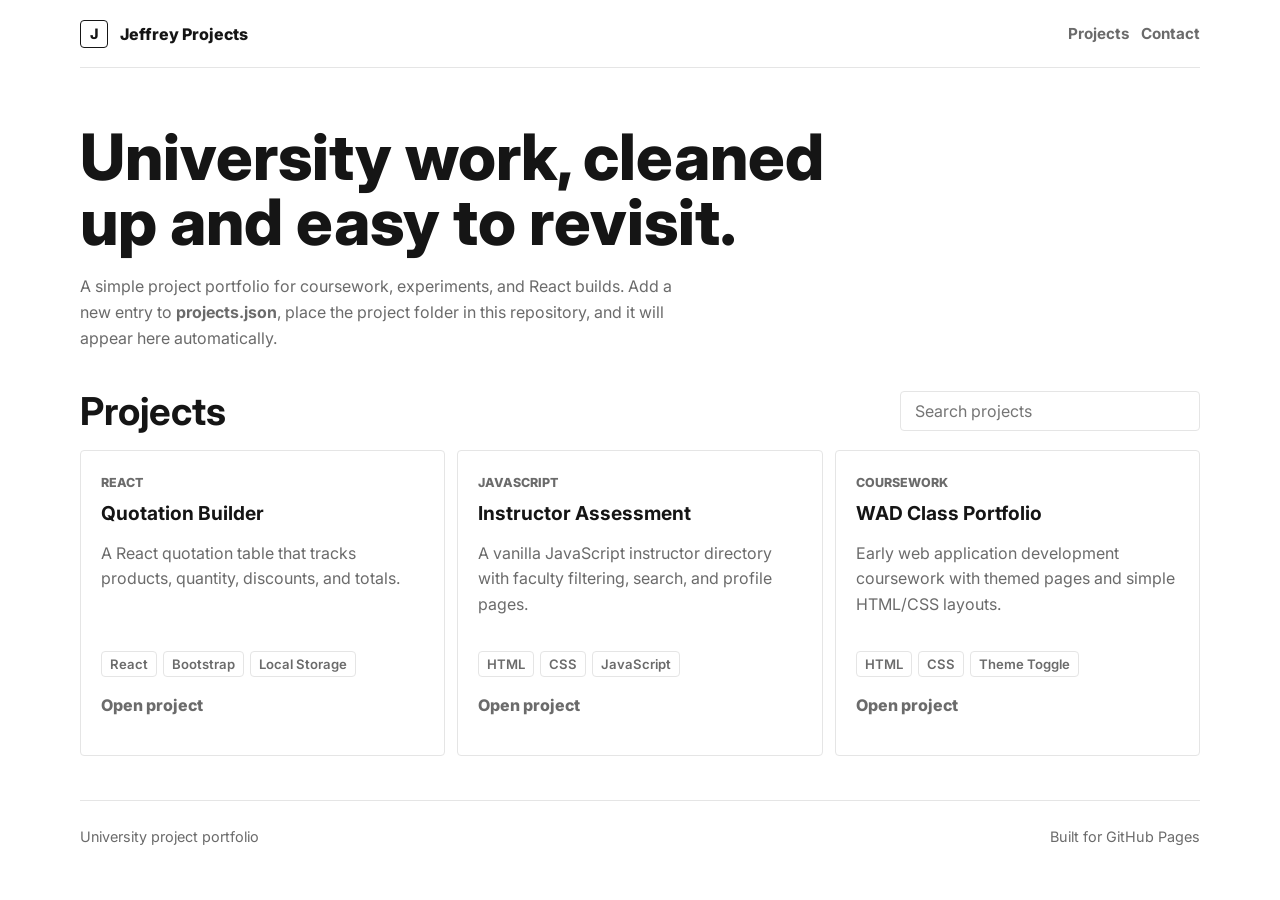
<file: index.html>
<!DOCTYPE html>
<html lang="en">
<head>
  <meta charset="UTF-8">
  <meta name="viewport" content="width=device-width, initial-scale=1.0">
  <meta name="description" content="Jeffrey Zhi Yee Chong's university project portfolio.">
  <title>Jeffrey Zhi Yee Chong | Project Portfolio</title>
  <link rel="preconnect" href="https://fonts.googleapis.com">
  <link rel="preconnect" href="https://fonts.gstatic.com" crossorigin>
  <link href="https://fonts.googleapis.com/css2?family=Inter:wght@400;500;600;700;800&display=swap" rel="stylesheet">
  <link rel="stylesheet" href="portfolio.css">
</head>
<body>
  <header class="site-header">
    <a class="brand" href="#/" aria-label="Portfolio home">
      <span class="brand-mark">J</span>
      <span>Jeffrey Projects</span>
    </a>
    <nav class="nav-links" aria-label="Primary navigation">
      <a href="#/">Projects</a>
      <a href="mailto:jeffreyzhiyeechong@gmail.com">Contact</a>
    </nav>
  </header>

  <main id="app" class="app-shell" aria-live="polite"></main>

  <footer class="site-footer">
    <span>University project portfolio</span>
    <span>Built for GitHub Pages</span>
  </footer>

  <script src="portfolio.js"></script>
</body>
</html>
</file>
<file: portfolio.css>
:root {
  color-scheme: light;
  --ink: #151515;
  --muted: #6b6b6b;
  --line: #e5e5e5;
  --paper: #ffffff;
  --panel: #ffffff;
  --accent: #151515;
  --accent-dark: #151515;
  --shadow: none;
}

* {
  box-sizing: border-box;
}

body {
  margin: 0;
  min-height: 100vh;
  background: var(--paper);
  color: var(--ink);
  font-family: Inter, Arial, sans-serif;
}

a {
  color: inherit;
}

.site-header,
.site-footer {
  width: min(1120px, calc(100% - 32px));
  margin: 0 auto;
}

.site-header {
  min-height: 68px;
  display: flex;
  align-items: center;
  justify-content: space-between;
  gap: 20px;
  border-bottom: 1px solid var(--line);
}

.brand,
.nav-links {
  display: flex;
  align-items: center;
  gap: 12px;
}

.brand {
  font-weight: 800;
  text-decoration: none;
}

.brand-mark {
  width: 28px;
  height: 28px;
  display: inline-grid;
  place-items: center;
  border: 1px solid var(--ink);
  border-radius: 4px;
  background: #fff;
  color: var(--ink);
  font-size: 0.9rem;
}

.nav-links a {
  color: var(--muted);
  font-size: 0.95rem;
  font-weight: 700;
  text-decoration: none;
}

.app-shell {
  width: min(1120px, calc(100% - 32px));
  margin: 0 auto 44px;
}

.hero {
  min-height: 260px;
  display: block;
  padding: 56px 0 36px;
}

.hero h1 {
  max-width: 760px;
  margin: 0;
  font-size: clamp(2.1rem, 5vw, 4.2rem);
  line-height: 1.02;
  letter-spacing: 0;
  font-weight: 800;
}

.hero p {
  max-width: 620px;
  margin: 18px 0 0;
  color: var(--muted);
  font-size: 1rem;
  line-height: 1.65;
}

.hero-panel {
  display: none;
}

.stat-grid {
  display: grid;
  grid-template-columns: repeat(2, 1fr);
  gap: 14px;
}

.stat {
  padding: 18px;
  border-radius: 8px;
  background: #fff;
  border: 1px solid var(--line);
}

.stat strong {
  display: block;
  font-size: 2rem;
  color: var(--accent-dark);
}

.stat span {
  color: var(--muted);
  font-weight: 700;
}

.toolbar {
  display: flex;
  align-items: center;
  justify-content: space-between;
  gap: 16px;
  margin: 0 0 16px;
}

.toolbar h2,
.project-detail h1 {
  margin: 0;
  font-size: clamp(1.6rem, 3vw, 2.4rem);
}

.search {
  width: min(300px, 100%);
  min-height: 40px;
  border: 1px solid var(--line);
  border-radius: 4px;
  padding: 0 14px;
  color: var(--ink);
  font: inherit;
}

.project-grid {
  display: grid;
  grid-template-columns: repeat(auto-fit, minmax(260px, 1fr));
  gap: 12px;
}

.project-card {
  min-height: 220px;
  display: flex;
  flex-direction: column;
  justify-content: space-between;
  gap: 18px;
  padding: 20px;
  border: 1px solid var(--line);
  border-radius: 4px;
  background: var(--panel);
  text-decoration: none;
  transition: border-color 160ms ease, background-color 160ms ease;
}

.project-card:hover,
.project-card:focus-visible {
  border-color: var(--ink);
  background: #fafafa;
  outline: none;
}

.project-card h3 {
  margin: 10px 0;
  font-size: 1.2rem;
}

.project-card p,
.project-detail p {
  color: var(--muted);
  line-height: 1.6;
}

.badge-row {
  display: flex;
  flex-wrap: wrap;
  gap: 6px;
}

.badge {
  display: inline-flex;
  align-items: center;
  min-height: 26px;
  padding: 0 8px;
  border: 1px solid var(--line);
  border-radius: 4px;
  background: #fff;
  color: var(--muted);
  font-size: 0.82rem;
  font-weight: 600;
}

.category {
  color: var(--muted);
  font-size: 0.78rem;
  font-weight: 800;
  text-transform: uppercase;
}

.card-link,
.button {
  color: var(--accent-dark);
  font-weight: 800;
}

.project-detail {
  padding: 34px 0 0;
}

.detail-head {
  display: grid;
  grid-template-columns: minmax(0, 1fr) auto;
  gap: 24px;
  align-items: start;
  margin-bottom: 22px;
}

.actions {
  display: flex;
  flex-wrap: wrap;
  gap: 10px;
  justify-content: flex-end;
}

.button {
  min-height: 42px;
  display: inline-flex;
  align-items: center;
  justify-content: center;
  padding: 0 14px;
  border: 1px solid var(--line);
  border-radius: 4px;
  background: #fff;
  text-decoration: none;
}

.button.primary {
  border-color: var(--accent);
  background: var(--accent);
  color: #fff;
}

.preview-frame {
  width: 100%;
  height: min(720px, 72vh);
  border: 1px solid var(--line);
  border-radius: 4px;
  background: #fff;
}

.empty {
  padding: 36px;
  border: 1px dashed var(--line);
  border-radius: 4px;
  color: var(--muted);
  text-align: center;
}

.site-footer {
  min-height: 72px;
  display: flex;
  align-items: center;
  justify-content: space-between;
  gap: 16px;
  border-top: 1px solid var(--line);
  color: var(--muted);
  font-size: 0.9rem;
}

@media (max-width: 760px) {
  .site-header,
  .site-footer,
  .toolbar,
  .detail-head {
    align-items: stretch;
    flex-direction: column;
  }

  .hero,
  .detail-head {
    grid-template-columns: 1fr;
  }

  .hero {
    padding-top: 28px;
  }

  .actions {
    justify-content: flex-start;
  }
}
</file>
